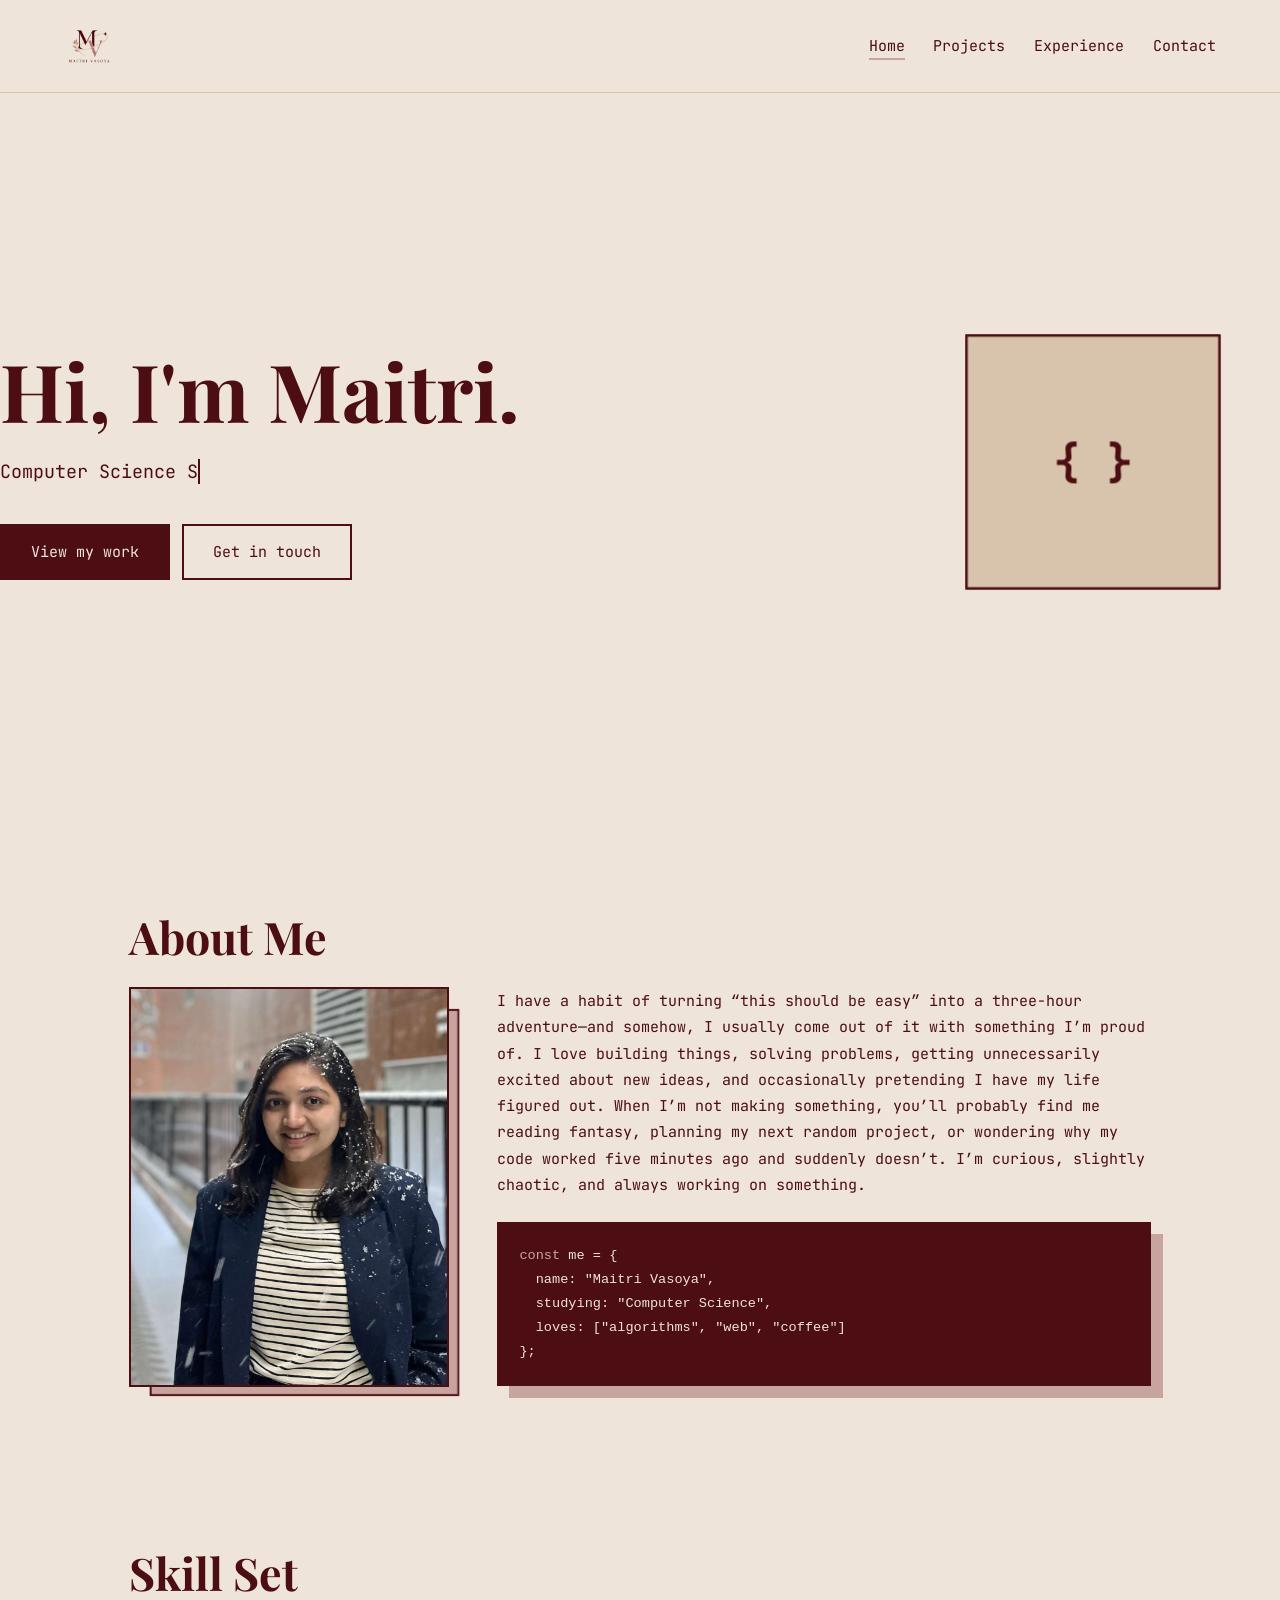
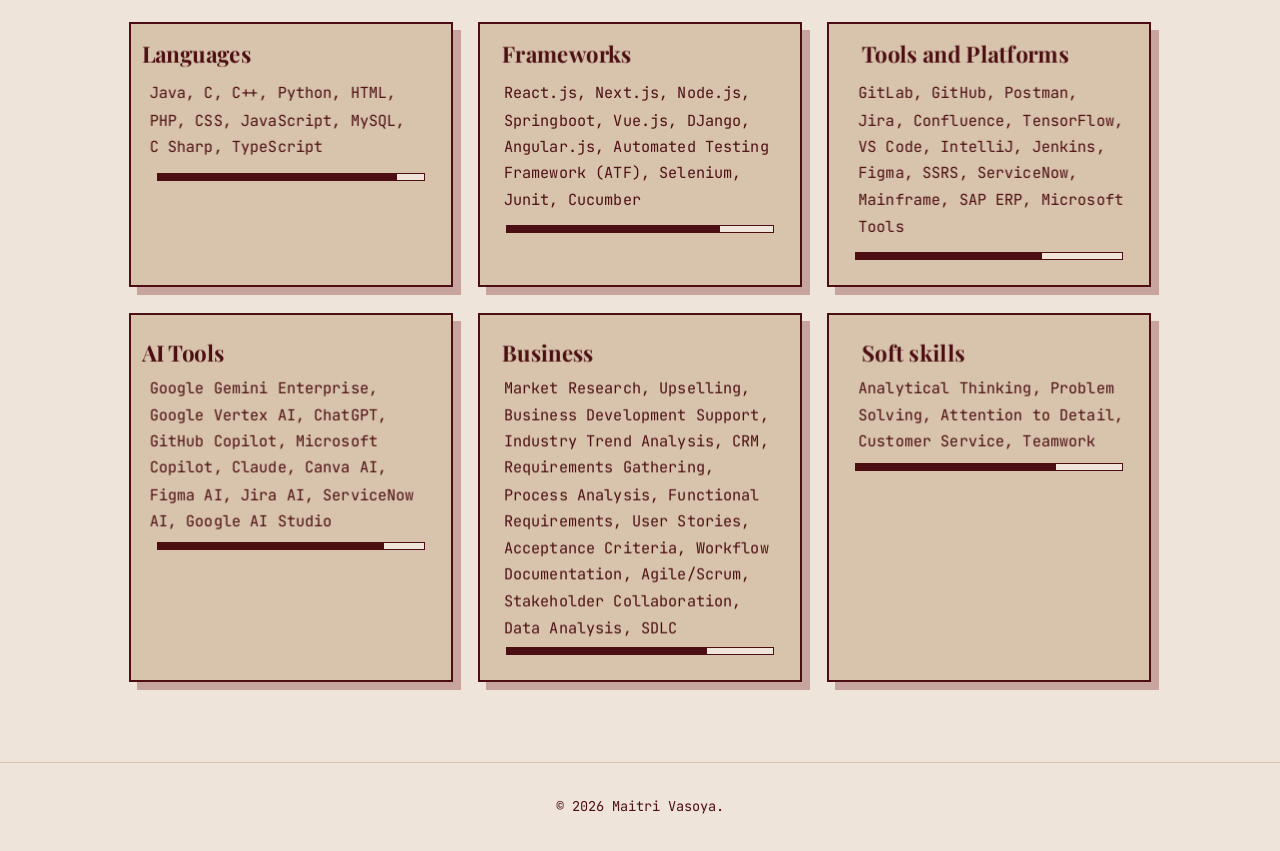
<file: index.html>
<!DOCTYPE html><html lang="en"><head><meta charset="utf-8"><meta name="viewport" content="width=device-width,initial-scale=1"><title>Home | Maitri Vasoya</title><meta name="description" content="Portfolio of Your Name, computer science student."><link rel="preconnect" href="https://fonts.googleapis.com"><link rel="preconnect" href="https://fonts.gstatic.com" crossorigin><link rel="icon" type="image/png" href="logo2.png"><link href="https://fonts.googleapis.com/css2?family=JetBrains+Mono:wght@400;700&family=Playfair+Display:wght@700;900&display=swap" rel="stylesheet">
<link rel="stylesheet" href="css/style.css"></head><body><nav><a class="logo" href="index.html"><img src="logo.png" alt="Maitri Vasoya Logo"></a><ul><li><a href="index.html" class="on">Home</a></li><li><a href="projects.html">Projects</a></li><li><a href="experience.html">Experience</a></li><li><a href="contact.html">Contact</a></li></ul></nav><main><header class="hero"><div class="hero-text"><h1>Hi, I'm Maitri.</h1><p class="role"><span id="typed" class="cursor"></span></p>
<div><a class="btn" href="projects.html">View my work</a><a class="btn alt" href="contact.html">Get in touch</a></div></div><div class="scene" aria-hidden="true"><div class="cube"><div class="face front">{ }</div><div class="face back">&lt;/&gt;</div><div class="face right">Py</div><div class="face left">JS</div><div class="face top">SQL</div><div class="face bottom">Git</div></div></div></header>
<section id="about"><h2 class="reveal">About Me</h2><div class="about reveal"><div class="photo"><div class="frame"><img src="assets/myimage.jpg" alt="Portrait of Maitri"></div></div>
<div><p>I have a habit of turning “this should be easy” into a three-hour adventure—and somehow, I usually come out of it with something I’m proud of. I love building things, solving problems, getting unnecessarily excited about new ideas, and occasionally pretending I have my life figured out. When I’m not making something, you’ll probably find me reading fantasy, planning my next random project, or wondering why my code worked five minutes ago and suddenly doesn’t. I’m curious, slightly chaotic, and always working on something.</p>
<pre class="code"><i>const</i> me = {
  name: "Maitri Vasoya",
  studying: "Computer Science",
  loves: ["algorithms", "web", "coffee"]
};</pre></div></div></section>
<section id="skills"><h2 class="reveal">Skill Set</h2><div class="grid reveal">
<div class="card"><h3>Languages</h3><p>Java, C, C++, Python, HTML, PHP, CSS, JavaScript, MySQL, C Sharp, TypeScript</p><div class="bar"><b data-w="90"></b></div></div>
<div class="card"><h3>Frameworks</h3><p>React.js, Next.js, Node.js, Springboot, Vue.js, DJango, Angular.js, Automated Testing Framework (ATF), Selenium, Junit, Cucumber</p><div class="bar"><b data-w="80"></b></div></div>
<div class="card"><h3>Tools and Platforms</h3><p>GitLab, GitHub, Postman, Jira, Confluence, TensorFlow, VS Code, IntelliJ, Jenkins, Figma, SSRS, ServiceNow, Mainframe, SAP ERP, Microsoft Tools</p><div class="bar"><b data-w="70"></b></div></div>
<div class="card"><h3>AI Tools</h3><p>Google Gemini Enterprise, Google Vertex AI, ChatGPT, GitHub Copilot, Microsoft Copilot, Claude, Canva AI, Figma AI, Jira AI, ServiceNow AI, Google AI Studio</p><div class="bar"><b data-w="85"></b></div></div>
<div class="card"><h3>Business</h3><p>Market Research, Upselling, Business Development Support, Industry Trend Analysis, CRM, Requirements Gathering, Process Analysis, Functional Requirements, User Stories, Acceptance Criteria, Workflow Documentation, Agile/Scrum, Stakeholder Collaboration, Data Analysis, SDLC</p><div class="bar"><b data-w="75"></b></div></div>
<div class="card"><h3>Soft skills</h3><p>Analytical Thinking, Problem Solving, Attention to Detail, Customer Service, Teamwork</p><div class="bar"><b data-w="75"></b></div></div>
</div></section></main>
<footer>&copy; 2026 Maitri Vasoya.</footer><script src="js/main.js"></script></body></html>
</file>
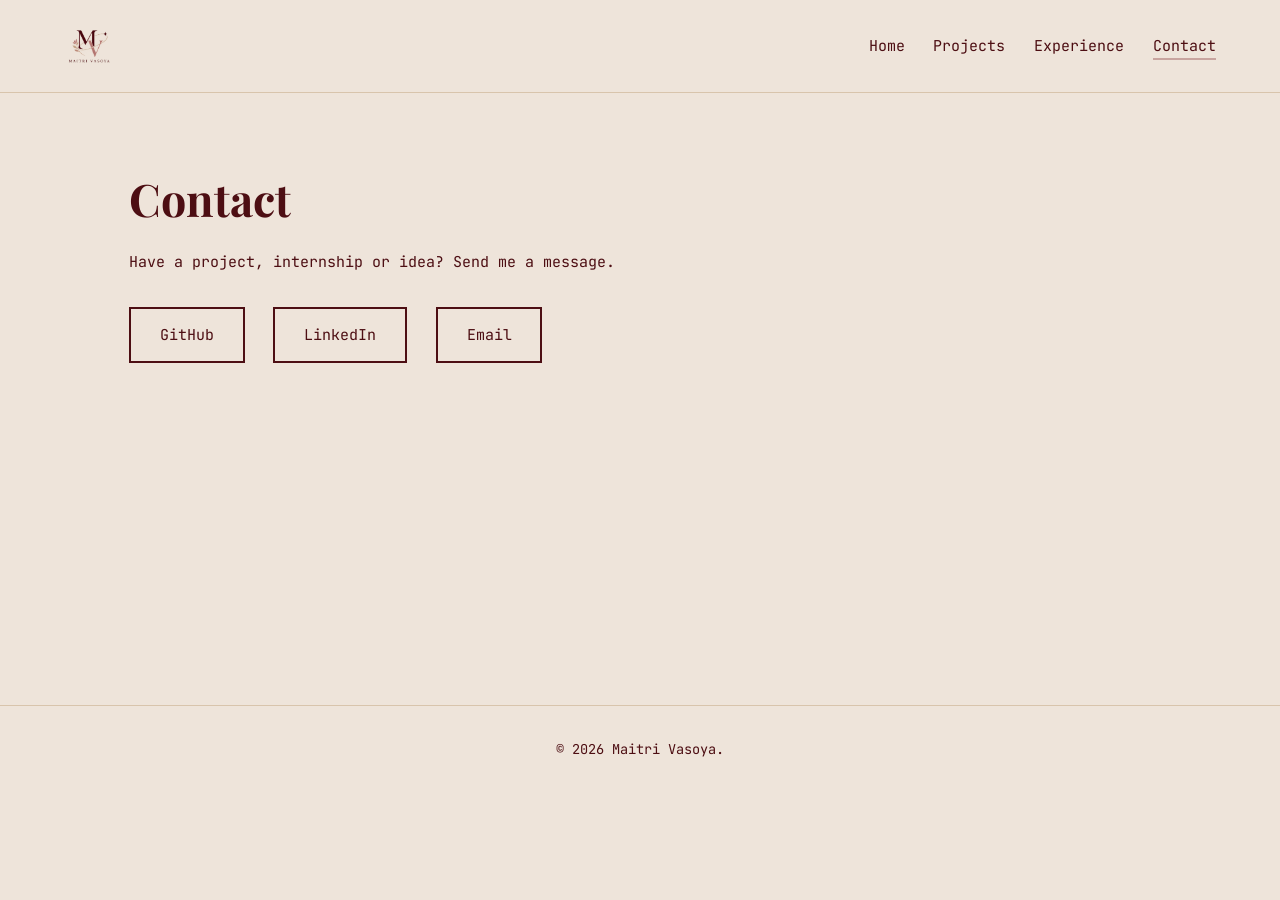
<file: contact.html>
<!DOCTYPE html><html lang="en"><head><meta charset="utf-8"><meta name="viewport" content="width=device-width,initial-scale=1"><title>Contact | Maitri Vasoya</title><meta name="description" content="Portfolio of Your Name, computer science student."><link rel="preconnect" href="https://fonts.googleapis.com"><link rel="preconnect" href="https://fonts.gstatic.com" crossorigin><link rel="icon" type="image/png" href="logo2.png">
  <link href="https://fonts.googleapis.com/css2?family=JetBrains+Mono:wght@400;700&family=Playfair+Display:wght@700;900&display=swap" rel="stylesheet"><link rel="stylesheet" href="css/style.css"></head><body><nav><a class="logo" href="index.html"><img src="logo.png"></a><ul><li><a href="index.html">Home</a></li><li><a href="projects.html">Projects</a></li><li><a href="experience.html">Experience</a></li><li><a href="contact.html" class="on">Contact</a></li></ul></nav><main><section><h2>Contact</h2><p style="margin-bottom:1.5rem">Have a project, internship or idea? Send me a message.</p>
<div class="links"><a class="btn alt" href="https://github.com/MaitriVasoya">GitHub</a><a class="btn alt" href="https://www.linkedin.com/in/maitri-vasoya-55482b23a/">LinkedIn</a><a class="btn alt" href="mailto:1maitriasoya@gmail.com">Email</a></div></section></main>
<br><br><br><br><br><br><br><br><br><br>
<footer>&copy; 2026 Maitri Vasoya.</footer><script src="js/main.js"></script></body></html>
</file>
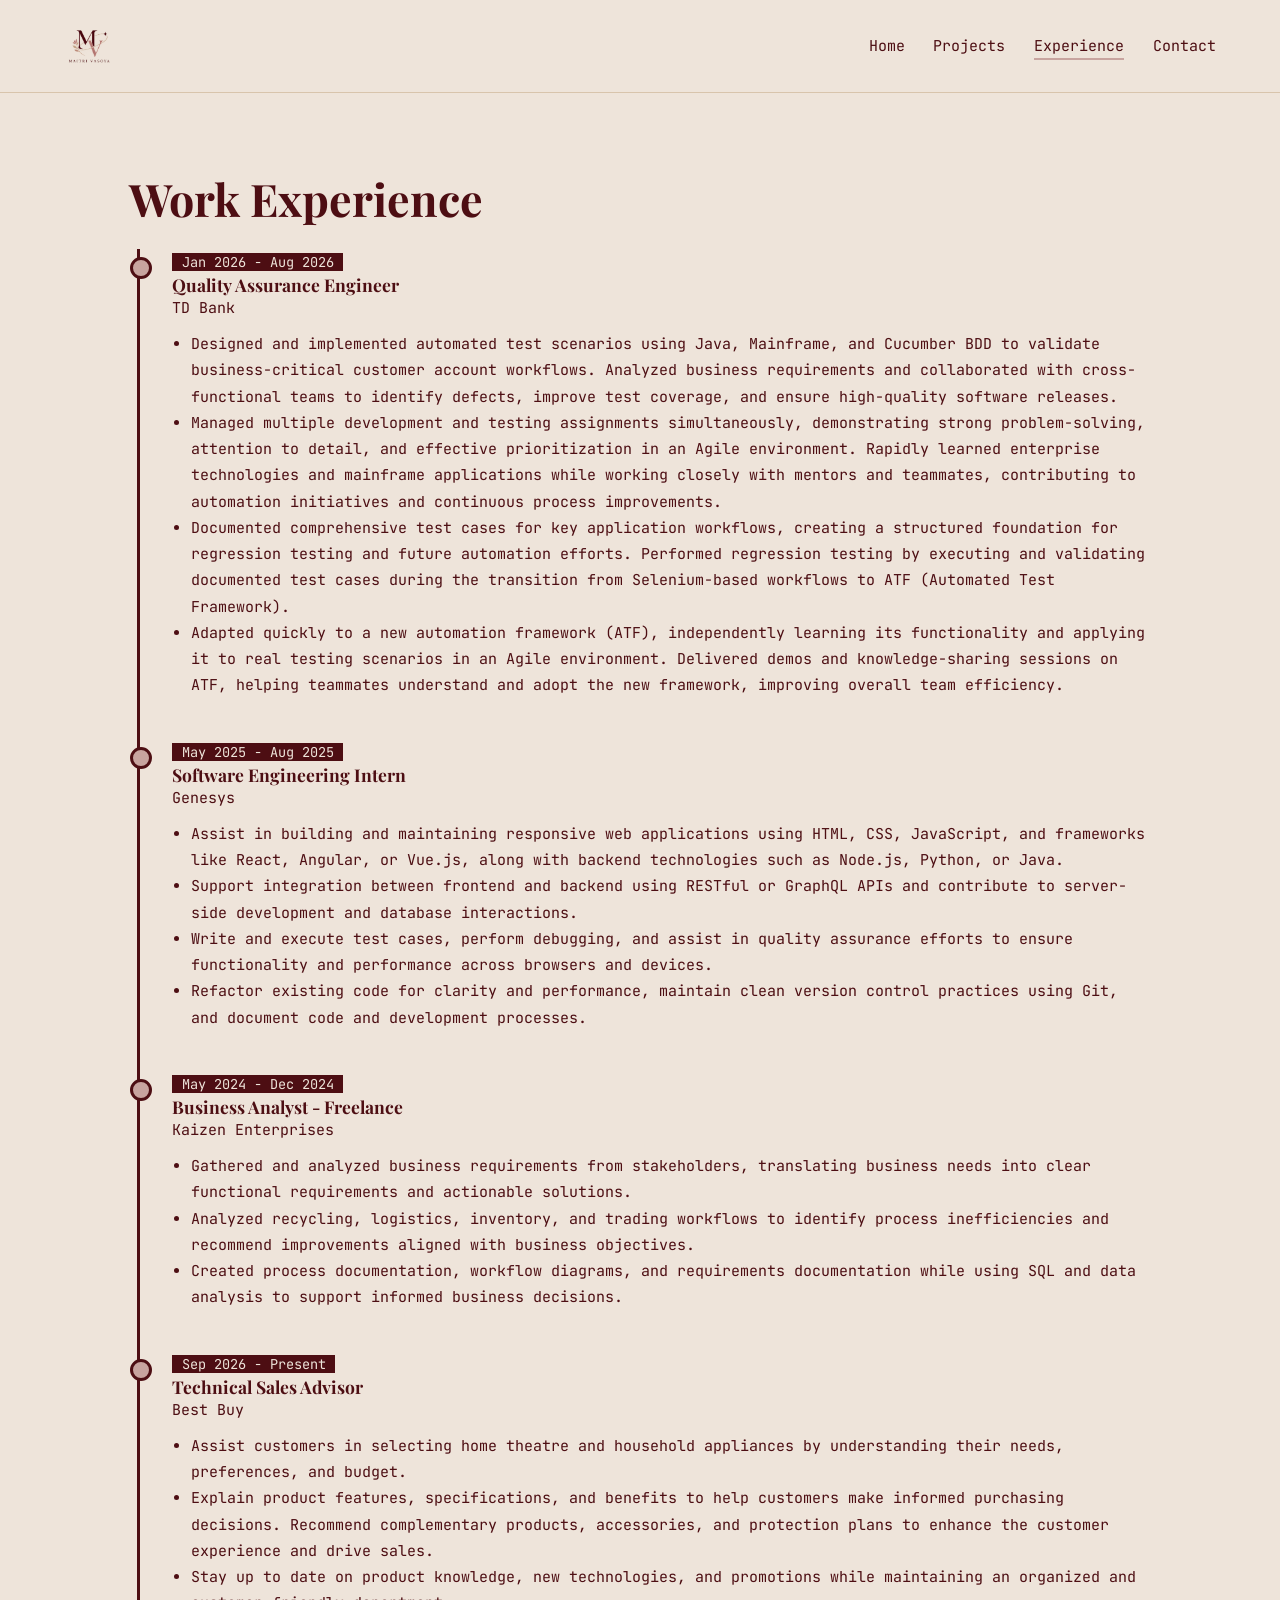
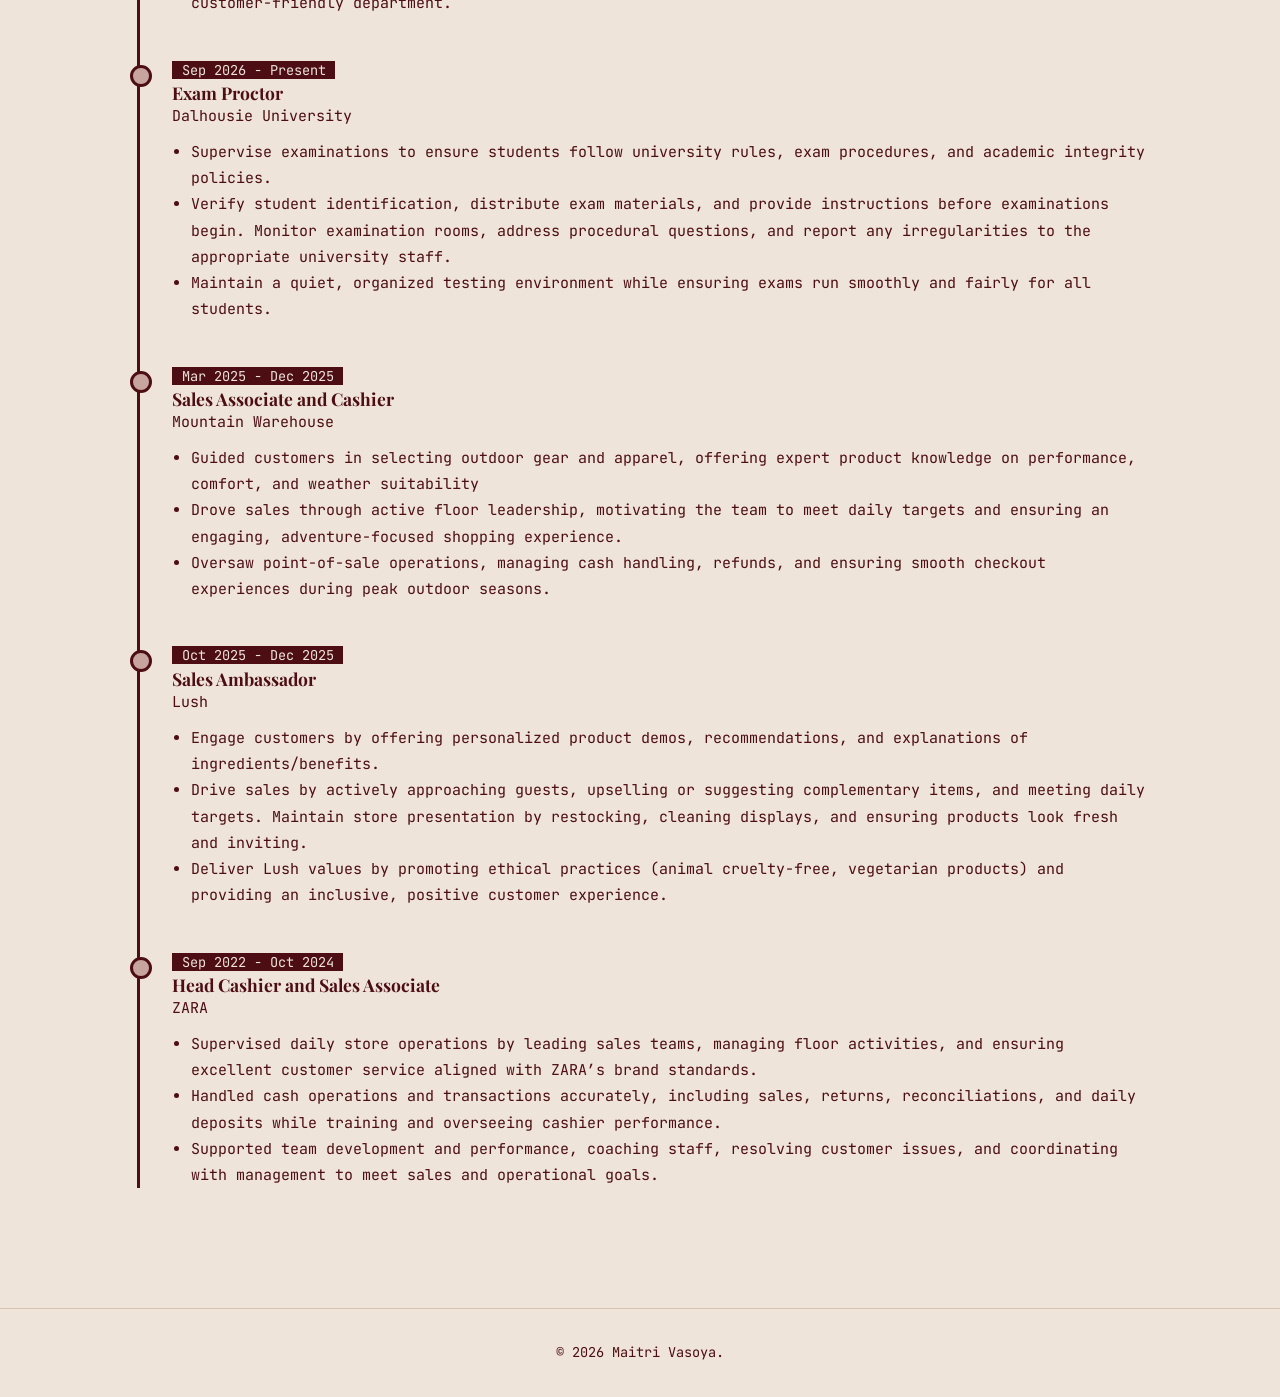
<file: experience.html>
<!DOCTYPE html><html lang="en"><head><meta charset="utf-8"><meta name="viewport" content="width=device-width,initial-scale=1"><title>Experience | Maitri</title><meta name="description" content="Portfolio of Your Name, computer science student."><link rel="preconnect" href="https://fonts.googleapis.com"><link rel="preconnect" href="https://fonts.gstatic.com" crossorigin><link rel="icon" type="image/png" href="logo2.png">
  <link href="https://fonts.googleapis.com/css2?family=JetBrains+Mono:wght@400;700&family=Playfair+Display:wght@700;900&display=swap" rel="stylesheet"><link rel="stylesheet" href="css/style.css"></head><body><nav><a class="logo" href="index.html"><img src="logo.png"></a><ul><li><a href="index.html">Home</a></li><li><a href="projects.html">Projects</a></li><li><a href="experience.html" class="on">Experience</a></li><li><a href="contact.html">Contact</a></li></ul></nav><main><section><h2>Work Experience</h2><div class="line">

<div class="job"><time>Jan 2026 - Aug 2026</time><h3>Quality Assurance Engineer</h3><p>TD Bank</p><ul><li>Designed and implemented automated test scenarios using Java, Mainframe, and Cucumber BDD to validate business-critical customer account workflows. Analyzed business requirements and collaborated with cross-functional teams to identify defects, improve test coverage, and ensure high-quality software releases.</li><li>Managed multiple development and testing assignments simultaneously, demonstrating strong problem-solving, attention to detail, and effective prioritization in an Agile environment. Rapidly learned enterprise technologies and mainframe applications while working closely with mentors and teammates, contributing to automation initiatives and continuous process improvements.</li>
<li>Documented comprehensive test cases for key application workflows, creating a structured foundation for regression testing and future automation efforts. Performed regression testing by executing and validating documented test cases during the transition from Selenium-based workflows to ATF (Automated Test Framework).</li><li>Adapted quickly to a new automation framework (ATF), independently learning its functionality and applying it to real testing scenarios in an Agile environment. Delivered demos and knowledge-sharing sessions on ATF, helping teammates understand and adopt the new framework, improving overall team efficiency.</li></ul></div>
<div class="job"><time>May 2025 - Aug 2025</time><h3>Software Engineering Intern</h3><p>Genesys</p><ul><li>Assist in building and maintaining responsive web applications using HTML, CSS, JavaScript, and frameworks like React, Angular, or Vue.js, along with backend technologies such as Node.js, Python, or Java.
</li><li>Support integration between frontend and backend using RESTful or GraphQL APIs and contribute to server-side development and database interactions.</li><li>Write and execute test cases, perform debugging, and assist in quality assurance efforts to ensure functionality and performance across browsers and devices.</li><li>Refactor existing code for clarity and performance, maintain clean version control practices using Git, and document code and development processes.</li></ul></div>
<div class="job"><time>May 2024 - Dec 2024</time><h3>Business Analyst - Freelance</h3><p>Kaizen Enterprises</p><ul><li>Gathered and analyzed business requirements from stakeholders, translating business needs into clear functional requirements and actionable solutions.</li><li>Analyzed recycling, logistics, inventory, and trading workflows to identify process inefficiencies and recommend improvements aligned with business objectives.</li><li>Created process documentation, workflow diagrams, and requirements documentation while using SQL and data analysis to support informed business decisions.</li></ul></div>

<div class="job"><time>Sep 2026 - Present</time><h3>Technical Sales Advisor</h3><p>Best Buy</p><ul><li>Assist customers in selecting home theatre and household appliances by understanding their needs, preferences, and budget.</li><li>Explain product features, specifications, and benefits to help customers make informed purchasing decisions. Recommend complementary products, accessories, and protection plans to enhance the customer experience and drive sales.</li><li>Stay up to date on product knowledge, new technologies, and promotions while maintaining an organized and customer-friendly department.</li></ul></div>
<div class="job"><time>Sep 2026 - Present</time><h3>Exam Proctor</h3><p>Dalhousie University</p><ul><li>Supervise examinations to ensure students follow university rules, exam procedures, and academic integrity policies.</li><li>Verify student identification, distribute exam materials, and provide instructions before examinations begin. Monitor examination rooms, address procedural questions, and report any irregularities to the appropriate university staff.</li><li>Maintain a quiet, organized testing environment while ensuring exams run smoothly and fairly for all students.</li></ul></div>
<div class="job"><time>Mar 2025 - Dec 2025</time><h3>Sales Associate and Cashier</h3><p>Mountain Warehouse</p><ul><li>Guided customers in selecting outdoor gear and apparel, offering expert product knowledge on performance, comfort, and weather suitability</li><li>Drove sales through active floor leadership, motivating the team to meet daily targets and ensuring an engaging, adventure-focused shopping experience.</li><li>Oversaw point-of-sale operations, managing cash handling, refunds, and ensuring smooth checkout experiences during peak outdoor seasons.</li></ul></div>
<div class="job"><time>Oct 2025 - Dec 2025</time><h3>Sales Ambassador</h3><p>Lush</p><ul><li>Engage customers by offering personalized product demos, recommendations, and explanations of ingredients/benefits.</li><li>Drive sales by actively approaching guests, upselling or suggesting complementary items, and meeting daily targets. Maintain store presentation by restocking, cleaning displays, and ensuring products look fresh and inviting.</li><li>Deliver Lush values by promoting ethical practices (animal cruelty-free, vegetarian products) and providing an inclusive, positive customer experience.</li></ul></div>
<div class="job"><time>Sep 2022 - Oct 2024</time><h3>Head Cashier and Sales Associate</h3><p>ZARA</p><ul><li>Supervised daily store operations by leading sales teams, managing floor activities, and ensuring excellent customer service aligned with ZARA’s brand standards.</li><li>Handled cash operations and transactions accurately, including sales, returns, reconciliations, and daily deposits while training and overseeing cashier performance.</li><li>Supported team development and performance, coaching staff, resolving customer issues, and coordinating with management to meet sales and operational goals.</li></ul></div>

</div></section></main>
<footer>&copy; 2026 Maitri Vasoya.</footer><script src="js/main.js"></script></body></html>
</file>
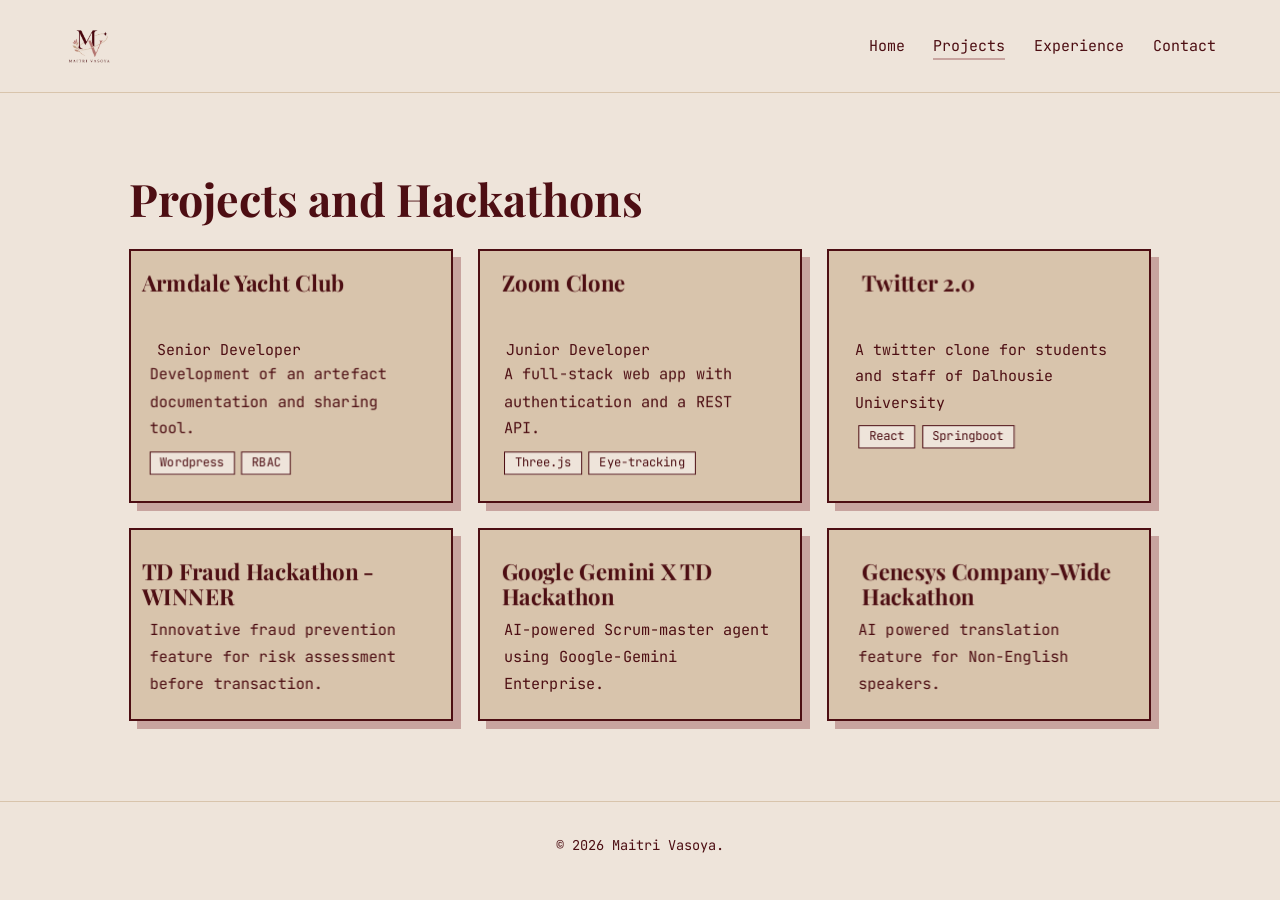
<file: projects.html>
<!DOCTYPE html><html lang="en"><head><meta charset="utf-8"><meta name="viewport" content="width=device-width,initial-scale=1"><title>Projects | Maitri Vasoya</title><meta name="description" content="Portfolio of Your Name, computer science student."><link rel="preconnect" href="https://fonts.googleapis.com"><link rel="icon" type="image/png" href="logo2.png">
  <link rel="preconnect" href="https://fonts.gstatic.com" crossorigin><link href="https://fonts.googleapis.com/css2?family=JetBrains+Mono:wght@400;700&family=Playfair+Display:wght@700;900&display=swap" rel="stylesheet"><link rel="stylesheet" href="css/style.css"></head><body><nav><a class="logo" href="index.html"><img src="logo.png"></a><ul><li><a href="index.html">Home</a></li><li><a href="projects.html" class="on">Projects</a></li><li><a href="experience.html">Experience</a></li><li><a href="contact.html">Contact</a></li></ul></nav><main><section><h2>Projects and Hackathons</h2><div class="grid">
<div class="card"><h3>Armdale Yacht Club</h3><br>Senior Developer<p>Development of an artefact documentation and sharing tool.</p><div class="tags"><span>Wordpress</span><span>RBAC</span></div></div>
<div class="card"><h3>Zoom Clone</h3><br>Junior Developer<p>A full-stack web app with authentication and a REST API.</p><div class="tags"><span>Three.js</span><span>Eye-tracking</span></div></div>
<div class="card"><h3>Twitter 2.0</h3><br>A twitter clone for students and staff of Dalhousie University</p><div class="tags"><span>React</span><span>Springboot</span></div><p></div>
<div class="card"><h3>TD Fraud Hackathon - WINNER</h3><p>Innovative fraud prevention feature for risk assessment before transaction.</p></div>
<div class="card"><h3>Google Gemini X TD Hackathon</h3><p>AI-powered Scrum-master agent using Google-Gemini Enterprise.</p></div>
<div class="card"><h3>Genesys Company-Wide Hackathon</h3><p>AI powered translation feature for Non-English speakers.</p></div>
</div></section></main>
<footer>&copy; 2026 Maitri Vasoya.</footer><script src="js/main.js"></script></body></html>
</file>
<file: css/style.css>
:root{--c1:#EEE4DA;--c2:#D8C4AC;--c3:#C8A49F;--c4:#4D0E13;
--serif:'Playfair Display',Georgia,serif;--mono:'JetBrains Mono','Courier New',monospace}
*{box-sizing:border-box;margin:0;padding:0}
html{scroll-behavior:smooth}
body{background:var(--c1);color:var(--c4);font-family:var(--mono);font-size:15px;line-height:1.75;overflow-x:hidden}
main,header,footer{position:relative;z-index:1}
a{color:inherit}
:focus-visible{outline:2px solid var(--c4);outline-offset:3px}
h1,h2,h3{font-family:var(--serif);font-weight:700;line-height:1.15}
h1{font-size:clamp(2.6rem,7vw,5rem)}
h2{font-size:clamp(1.9rem,4vw,2.8rem);margin-bottom:1.5rem}
nav{display:flex;justify-content:space-between;align-items:center;padding:1.2rem 5vw;position:sticky;top:0;z-index:10;background:rgba(238,228,218,.85);backdrop-filter:blur(8px);border-bottom:1px solid var(--c2)}
.logo{font-weight:700;text-decoration:none}
nav ul{display:flex;gap:1.8rem;list-style:none;flex-wrap:wrap}
nav a{text-decoration:none;padding-bottom:2px;border-bottom:2px solid transparent;transition:border-color .2s}
nav a:hover,nav a.on{border-color:var(--c3)}
section,.wrap{padding:5rem 5vw;max-width:1150px;margin:0 auto}
.hero{min-height:82vh;display:flex;flex-direction:column;justify-content:center}
.hero p.role{font-size:1.15rem;margin:1.2rem 0 2rem;min-height:2em}
.cursor{border-right:2px solid var(--c4);animation:blink 1s steps(1) infinite}
@keyframes blink{50%{border-color:transparent}}
.btn{display:inline-block;padding:.8rem 1.8rem;background:var(--c4);color:var(--c1);text-decoration:none;border:2px solid var(--c4);margin-right:.8rem;transition:transform .2s,background .2s,color .2s}
.btn:hover{transform:translateY(-3px);background:var(--c3);color:var(--c4)}
.btn.alt{background:transparent;color:var(--c4)}
.about{display:grid;grid-template-columns:320px 1fr;gap:3rem;align-items:center}
.photo{perspective:900px}
.photo .frame{position:relative;transform-style:preserve-3d;transition:transform .15s}
.photo .frame::before{content:"";position:absolute;inset:0;border:2px solid var(--c4);transform:translate(16px,16px) translateZ(-30px);background:var(--c3)}
.photo img{position:relative;width:100%;aspect-ratio:4/5;object-fit:cover;display:block;border:2px solid var(--c4);background:var(--c2)}
.code{background:var(--c4);color:var(--c1);padding:1.4rem;margin-top:1.5rem;font-size:.85rem;box-shadow:12px 12px 0 var(--c3)}
.code i{color:var(--c3);font-style:normal}
.grid{display:grid;grid-template-columns:repeat(auto-fit,minmax(250px,1fr));gap:1.6rem;perspective:1000px}
.card{background:var(--c2);border:2px solid var(--c4);padding:1.6rem;transform-style:preserve-3d;transition:transform .15s,box-shadow .2s;box-shadow:8px 8px 0 var(--c3)}
.card:hover{box-shadow:14px 14px 0 var(--c4)}
.card h3{font-size:1.35rem;margin-bottom:.6rem;transform:translateZ(30px)}
.card p,.card .tags{transform:translateZ(15px)}
.tags span{display:inline-block;font-size:.75rem;border:1px solid var(--c4);padding:0 .6rem;margin:.6rem .4rem 0 0;background:var(--c1)}
.bar{height:8px;background:var(--c1);border:1px solid var(--c4);margin-top:.6rem}
.bar b{display:block;height:100%;background:var(--c4);width:0;transition:width 1.2s ease}
.line{border-left:3px solid var(--c4);margin-left:.5rem;padding-left:2rem}
.job{position:relative;margin-bottom:2.5rem}
.job::before{content:"";position:absolute;left:calc(-2rem - 10px);top:.5rem;width:16px;height:16px;background:var(--c3);border:3px solid var(--c4);border-radius:50%}
.job time{font-size:.85rem;background:var(--c4);color:var(--c1);padding:0 .6rem}
.job ul{margin:.6rem 0 0 1.2rem}
form{display:grid;gap:1rem;max-width:560px}
input,textarea{font:inherit;padding:.8rem;background:var(--c2);border:2px solid var(--c4);color:var(--c4);width:100%}
::placeholder{color:var(--c4);opacity:.6}
.links{display:flex;gap:1rem;flex-wrap:wrap;margin-top:2rem}
footer{text-align:center;padding:2rem;border-top:1px solid var(--c2);font-size:.85rem}
.reveal{opacity:0;transform:translateY(20px);transition:opacity .7s,transform .7s}
.reveal.in{opacity:1;transform:none}
@media(max-width:800px){.about{grid-template-columns:1fr}.photo{max-width:300px}nav{flex-direction:column;gap:.6rem}}
@media(prefers-reduced-motion:reduce){*{animation:none!important;transition:none!important}.reveal{opacity:1;transform:none}}
.hero{flex-direction:row;align-items:center;justify-content:space-between;gap:3rem}

.logo {
    display: flex;
    align-items: center;
}

.logo img {
    height: 50px;
    width: auto;
    object-fit: contain;
    display: block;
}

.scene{width:220px;height:220px;perspective:800px;flex:none;margin-right:6vw}
.cube{position:relative;width:100%;height:100%;transform-style:preserve-3d;animation:spin 16s linear infinite}
.scene:hover .cube{animation-play-state:paused}
.face{position:absolute;inset:0;display:flex;align-items:center;justify-content:center;font-family:var(--mono);font-weight:700;font-size:2.4rem;border:2px solid var(--c4);background:var(--c2);color:var(--c4)}
.face.back,.face.left,.face.bottom{background:var(--c3)}
.front{transform:translateZ(110px)}.back{transform:rotateY(180deg) translateZ(110px)}
.right{transform:rotateY(90deg) translateZ(110px)}.left{transform:rotateY(-90deg) translateZ(110px)}
.top{transform:rotateX(90deg) translateZ(110px)}.bottom{transform:rotateX(-90deg) translateZ(110px)}
@keyframes spin{from{transform:rotateX(-20deg) rotateY(0)}to{transform:rotateX(-20deg) rotateY(360deg)}}
@media(max-width:800px){.hero{flex-direction:column;align-items:flex-start;padding-top:2rem}.scene{width:160px;height:160px;margin:2rem 0 0}.face{font-size:1.8rem}.front{transform:translateZ(80px)}.back{transform:rotateY(180deg) translateZ(80px)}.right{transform:rotateY(90deg) translateZ(80px)}.left{transform:rotateY(-90deg) translateZ(80px)}.top{transform:rotateX(90deg) translateZ(80px)}.bottom{transform:rotateX(-90deg) translateZ(80px)}}
</file>
